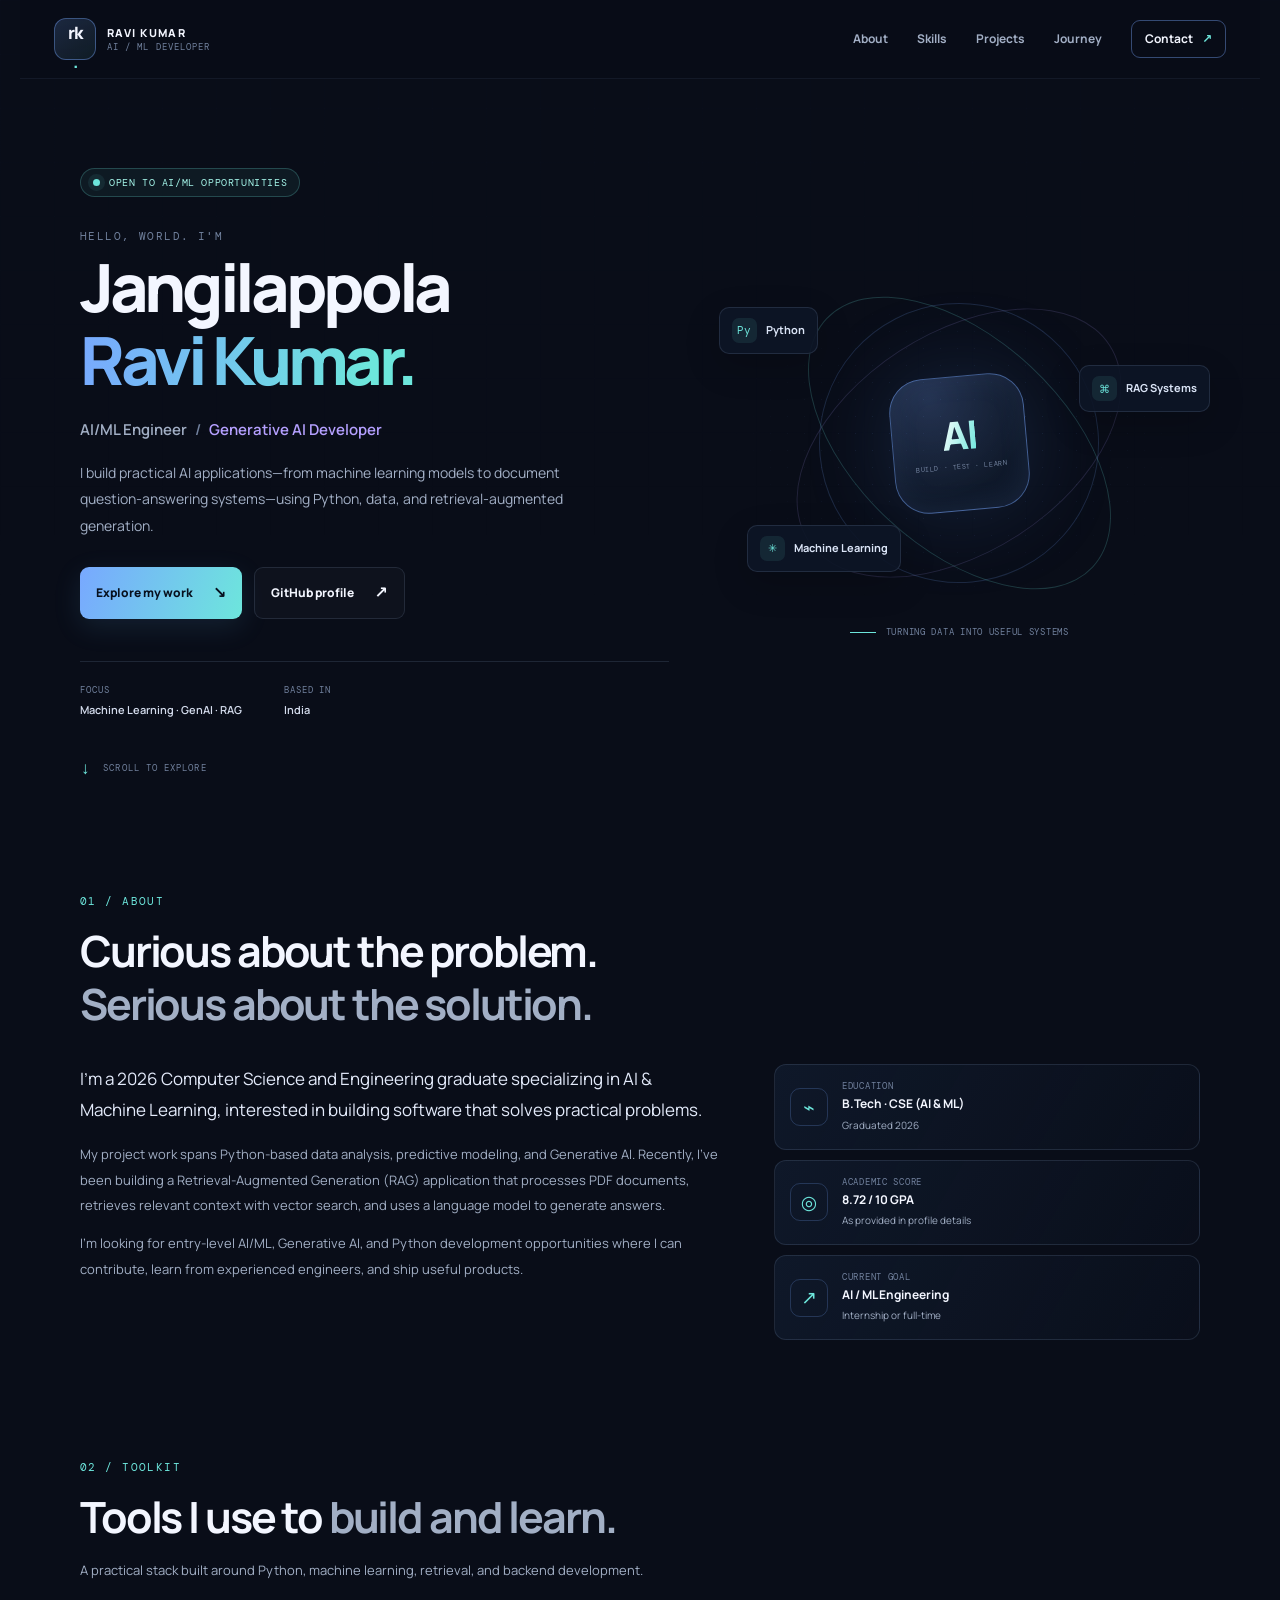
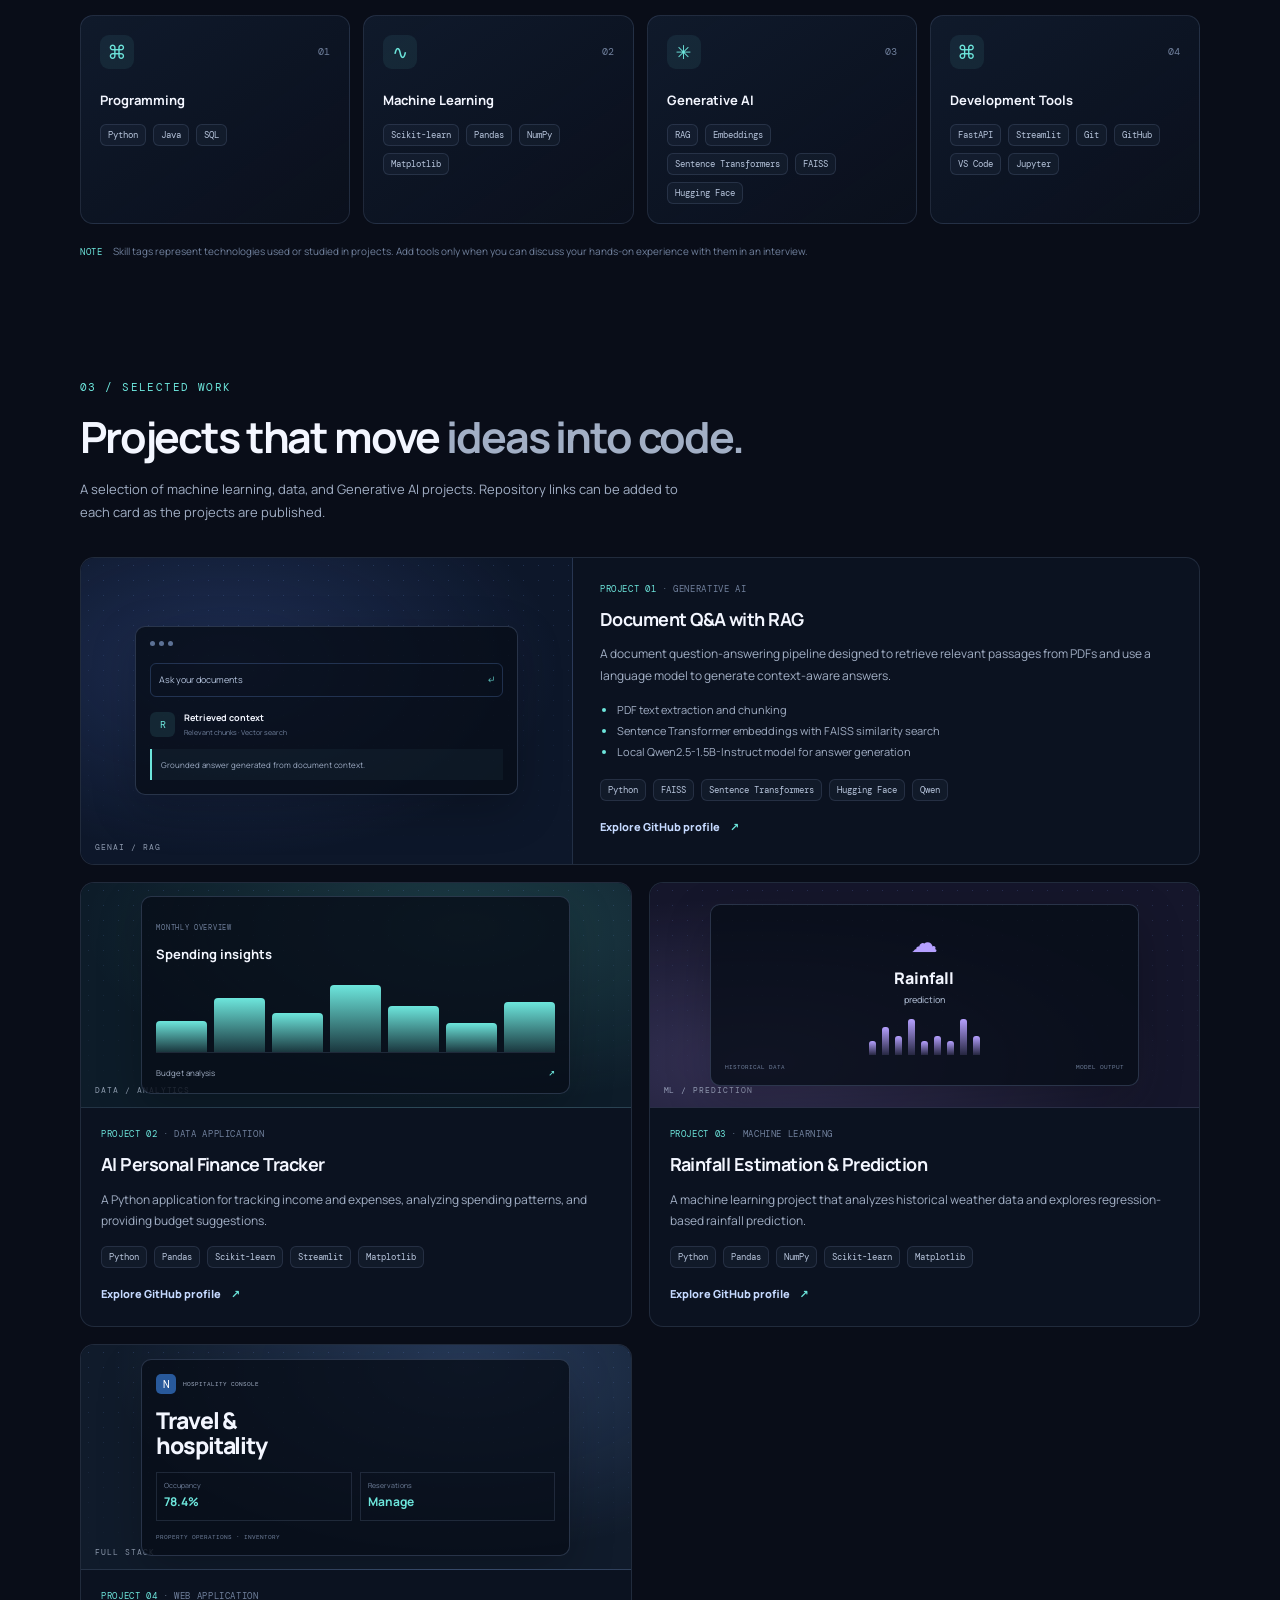
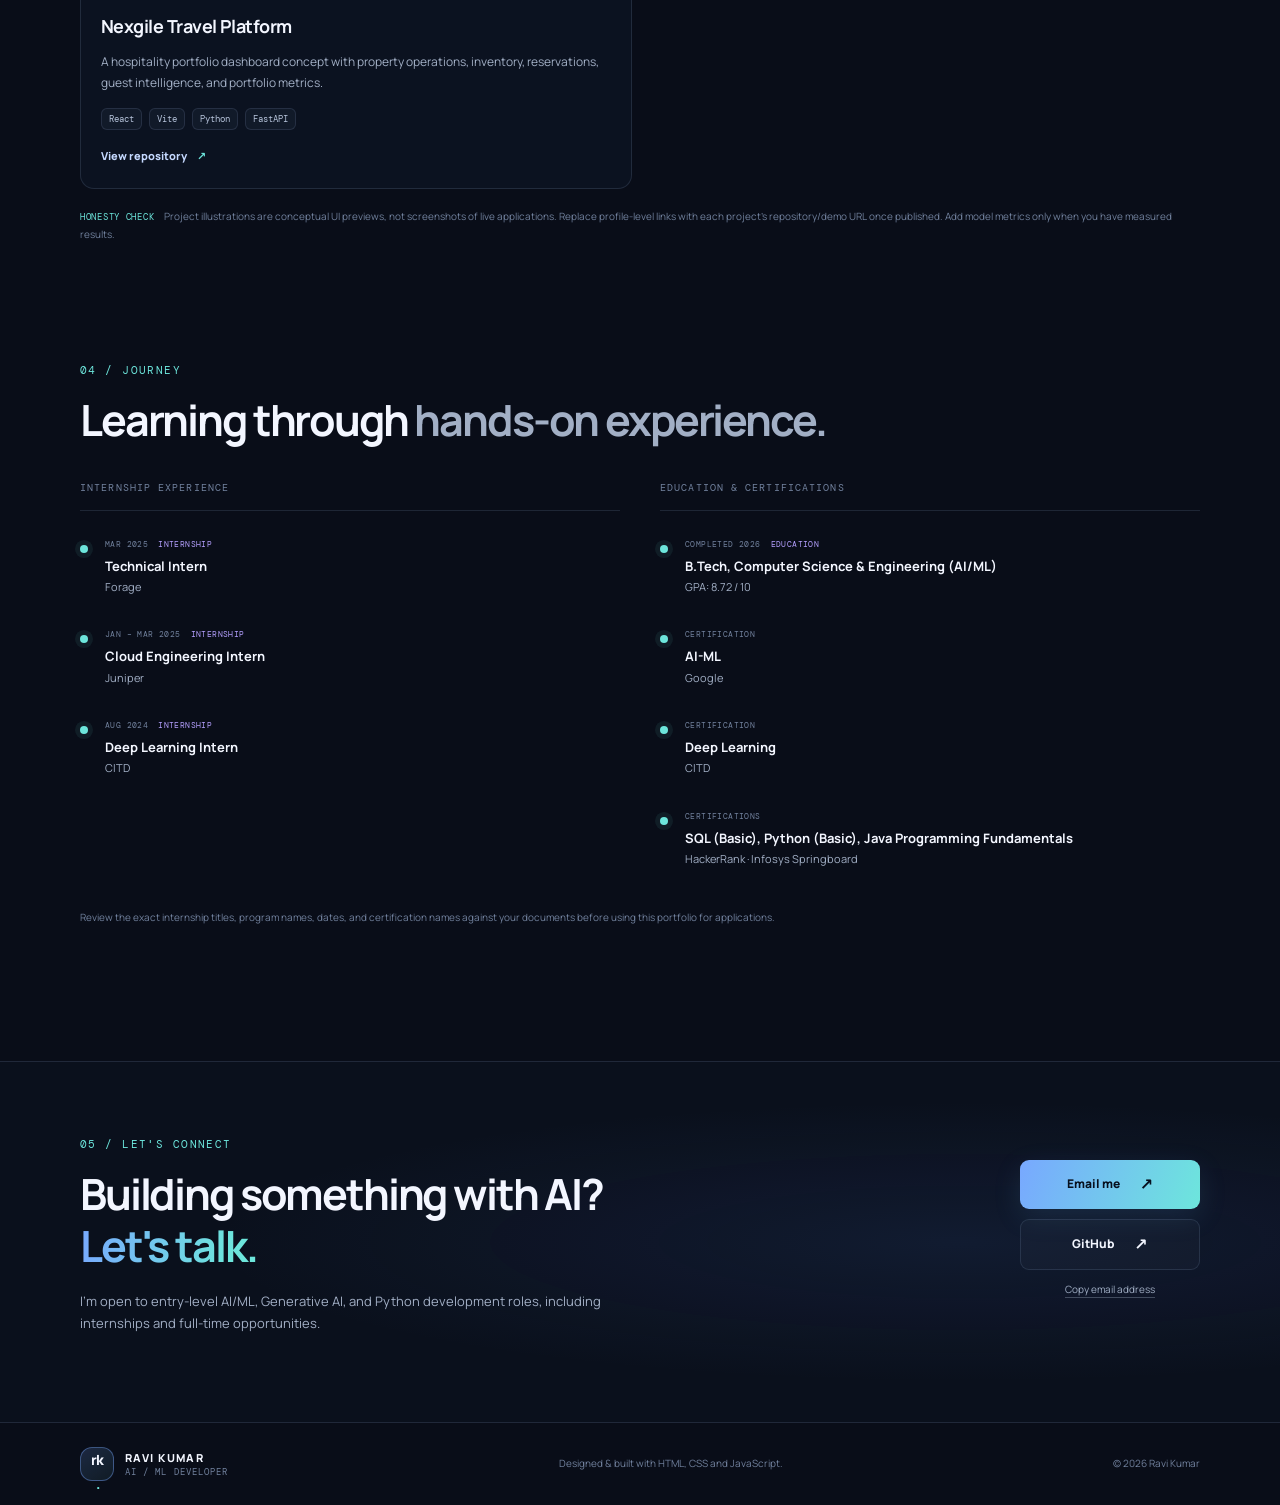
<file: index.html>
﻿<!DOCTYPE html>
<html lang="en">
<head>
  <meta charset="UTF-8">
  <meta name="viewport" content="width=device-width, initial-scale=1.0">
  <meta name="theme-color" content="#090d18">
  <meta name="description" content="Ravi Kumar — AI/ML and Generative AI developer building machine learning, RAG, and Python applications.">
  <title>Ravi Kumar | AI/ML & Generative AI Developer</title>
  <link rel="preconnect" href="https://fonts.googleapis.com">
  <link rel="preconnect" href="https://fonts.gstatic.com" crossorigin>
  <link href="https://fonts.googleapis.com/css2?family=DM+Mono:wght@400;500&family=Manrope:wght@400;500;600;700;800&display=swap" rel="stylesheet">
  <link rel="stylesheet" href="style.css">
  <script defer src="script.js"></script>
</head>
<body>
  <div class="scroll-progress" id="scroll-progress" aria-hidden="true"></div>
  <header class="site-header">
    <a class="brand" href="#home" aria-label="Ravi Kumar home">
      <span class="brand-mark">rk<span>.</span></span>
      <span class="brand-copy">RAVI KUMAR<small>AI / ML DEVELOPER</small></span>
    </a>
    <button class="menu-toggle" id="menu-toggle" aria-label="Open navigation" aria-expanded="false">☰</button>
    <nav class="nav" id="nav" aria-label="Main navigation">
      <a href="#about">About</a>
      <a href="#skills">Skills</a>
      <a href="#projects">Projects</a>
      <a href="#experience">Journey</a>
      <a href="#contact" class="nav-contact">Contact <span>↗</span></a>
    </nav>
  </header>

  <main>
    <section class="hero section-wrap" id="home">
      <div class="hero-copy">
        <div class="availability"><span class="pulse-dot"></span> OPEN TO AI/ML OPPORTUNITIES</div>
        <p class="eyebrow">HELLO, WORLD. I'M</p>
        <h1>Jangilappola<br><span>Ravi Kumar.</span></h1>
        <h2 class="hero-role">AI/ML Engineer <span class="role-divider">/</span> <span id="rotating-role">Generative AI Developer</span></h2>
        <p class="hero-description">I build practical AI applications—from machine learning models to document question-answering systems—using Python, data, and retrieval-augmented generation.</p>
        <div class="hero-actions">
          <a class="button button-primary" href="#projects">Explore my work <span>↘</span></a>
          <a class="button button-secondary" href="https://github.com/jravikumar960" target="_blank" rel="noreferrer">GitHub profile <span>↗</span></a>
        </div>
        <div class="hero-meta">
          <div><span class="meta-label">FOCUS</span><strong>Machine Learning · GenAI · RAG</strong></div>
          <div><span class="meta-label">BASED IN</span><strong>India</strong></div>
        </div>
      </div>
      <div class="hero-visual" aria-label="Decorative neural network illustration">
        <div class="visual-grid"></div>
        <div class="orbit orbit-one"></div><div class="orbit orbit-two"></div><div class="orbit orbit-three"></div>
        <div class="core"><span>AI</span><small>BUILD · TEST · LEARN</small></div>
        <div class="float-chip chip-python"><span class="chip-icon">Py</span> Python</div>
        <div class="float-chip chip-rag"><span class="chip-icon">⌘</span> RAG Systems</div>
        <div class="float-chip chip-ml"><span class="chip-icon">✳</span> Machine Learning</div>
        <div class="visual-caption"><span class="caption-line"></span> TURNING DATA INTO USEFUL SYSTEMS</div>
      </div>
      <a class="scroll-cue" href="#about"><span class="scroll-icon">↓</span> SCROLL TO EXPLORE</a>
    </section>

    <section class="section-wrap section-block" id="about">
      <div class="section-heading reveal">
        <p class="eyebrow">01 / ABOUT</p>
        <h2>Curious about the problem.<br><span>Serious about the solution.</span></h2>
      </div>
      <div class="about-grid reveal">
        <div class="about-main">
          <p class="lead">I'm a 2026 Computer Science and Engineering graduate specializing in AI & Machine Learning, interested in building software that solves practical problems.</p>
          <p>My project work spans Python-based data analysis, predictive modeling, and Generative AI. Recently, I've been building a Retrieval-Augmented Generation (RAG) application that processes PDF documents, retrieves relevant context with vector search, and uses a language model to generate answers.</p>
          <p>I'm looking for entry-level AI/ML, Generative AI, and Python development opportunities where I can contribute, learn from experienced engineers, and ship useful products.</p>
        </div>
        <div class="about-facts">
          <div class="fact-card"><span class="fact-symbol">⌁</span><div><span class="fact-label">EDUCATION</span><strong>B.Tech · CSE (AI & ML)</strong><small>Graduated 2026</small></div></div>
          <div class="fact-card"><span class="fact-symbol">◎</span><div><span class="fact-label">ACADEMIC SCORE</span><strong>8.72 / 10 GPA</strong><small>As provided in profile details</small></div></div>
          <div class="fact-card"><span class="fact-symbol">↗</span><div><span class="fact-label">CURRENT GOAL</span><strong>AI / ML Engineering</strong><small>Internship or full-time</small></div></div>
        </div>
      </div>
    </section>

    <section class="section-wrap section-block" id="skills">
      <div class="section-heading reveal">
        <p class="eyebrow">02 / TOOLKIT</p>
        <h2>Tools I use to <span>build and learn.</span></h2>
        <p class="section-intro">A practical stack built around Python, machine learning, retrieval, and backend development.</p>
      </div>
      <div class="skills-grid reveal">
        <article class="skill-card"><div class="skill-top"><span class="skill-icon">⌘</span><span class="skill-index">01</span></div><h3>Programming</h3><div class="tag-list"><span>Python</span><span>Java</span><span>SQL</span></div></article>
        <article class="skill-card"><div class="skill-top"><span class="skill-icon">∿</span><span class="skill-index">02</span></div><h3>Machine Learning</h3><div class="tag-list"><span>Scikit-learn</span><span>Pandas</span><span>NumPy</span><span>Matplotlib</span></div></article>
        <article class="skill-card"><div class="skill-top"><span class="skill-icon">✳</span><span class="skill-index">03</span></div><h3>Generative AI</h3><div class="tag-list"><span>RAG</span><span>Embeddings</span><span>Sentence Transformers</span><span>FAISS</span><span>Hugging Face</span></div></article>
        <article class="skill-card"><div class="skill-top"><span class="skill-icon">⌘</span><span class="skill-index">04</span></div><h3>Development Tools</h3><div class="tag-list"><span>FastAPI</span><span>Streamlit</span><span>Git</span><span>GitHub</span><span>VS Code</span><span>Jupyter</span></div></article>
      </div>
      <p class="skills-note reveal"><span>NOTE</span> Skill tags represent technologies used or studied in projects. Add tools only when you can discuss your hands-on experience with them in an interview.</p>
    </section>

    <section class="section-wrap section-block" id="projects">
      <div class="section-heading reveal">
        <p class="eyebrow">03 / SELECTED WORK</p>
        <h2>Projects that move <span>ideas into code.</span></h2>
        <p class="section-intro">A selection of machine learning, data, and Generative AI projects. Repository links can be added to each card as the projects are published.</p>
      </div>
      <div class="project-grid">
        <article class="project-card project-featured reveal">
          <div class="project-art art-rag"><div class="art-window"><div class="window-dots"><i></i><i></i><i></i></div><div class="art-query">Ask your documents<span>↵</span></div><div class="art-result"><span class="result-icon">R</span><div><b>Retrieved context</b><small>Relevant chunks · Vector search</small></div></div><div class="art-answer">Grounded answer generated from document context.</div></div><span class="art-label">GENAI / RAG</span></div>
          <div class="project-body"><div class="project-kicker">PROJECT 01 <span>· GENERATIVE AI</span></div><h3>Document Q&A with RAG</h3><p>A document question-answering pipeline designed to retrieve relevant passages from PDFs and use a language model to generate context-aware answers.</p><ul class="project-details"><li>PDF text extraction and chunking</li><li>Sentence Transformer embeddings with FAISS similarity search</li><li>Local Qwen2.5-1.5B-Instruct model for answer generation</li></ul><div class="tag-list"><span>Python</span><span>FAISS</span><span>Sentence Transformers</span><span>Hugging Face</span><span>Qwen</span></div><a class="text-link" href="https://github.com/jravikumar960" target="_blank" rel="noreferrer">Explore GitHub profile <span>↗</span></a></div>
        </article>
        <article class="project-card reveal">
          <div class="project-art art-finance"><div class="finance-ui"><span class="finance-label">MONTHLY OVERVIEW</span><strong>Spending insights</strong><div class="finance-bars"><i style="height:42%"></i><i style="height:72%"></i><i style="height:52%"></i><i style="height:90%"></i><i style="height:62%"></i><i style="height:38%"></i><i style="height:67%"></i></div><div class="finance-line"><span>Budget analysis</span><b>↗</b></div></div><span class="art-label">DATA / ANALYTICS</span></div>
          <div class="project-body"><div class="project-kicker">PROJECT 02 <span>· DATA APPLICATION</span></div><h3>AI Personal Finance Tracker</h3><p>A Python application for tracking income and expenses, analyzing spending patterns, and providing budget suggestions.</p><div class="tag-list"><span>Python</span><span>Pandas</span><span>Scikit-learn</span><span>Streamlit</span><span>Matplotlib</span></div><a class="text-link" href="https://github.com/jravikumar960" target="_blank" rel="noreferrer">Explore GitHub profile <span>↗</span></a></div>
        </article>
        <article class="project-card reveal">
          <div class="project-art art-rain"><div class="weather-ui"><div class="weather-cloud">☁</div><div class="weather-number">Rainfall<span>prediction</span></div><div class="weather-chart"><i></i><i></i><i></i><i></i><i></i><i></i><i></i><i></i><i></i></div><div class="weather-foot"><span>HISTORICAL DATA</span><span>MODEL OUTPUT</span></div></div><span class="art-label">ML / PREDICTION</span></div>
          <div class="project-body"><div class="project-kicker">PROJECT 03 <span>· MACHINE LEARNING</span></div><h3>Rainfall Estimation & Prediction</h3><p>A machine learning project that analyzes historical weather data and explores regression-based rainfall prediction.</p><div class="tag-list"><span>Python</span><span>Pandas</span><span>NumPy</span><span>Scikit-learn</span><span>Matplotlib</span></div><a class="text-link" href="https://github.com/jravikumar960" target="_blank" rel="noreferrer">Explore GitHub profile <span>↗</span></a></div>
        </article>
        <article class="project-card reveal">
          <div class="project-art art-travel"><div class="travel-ui"><div class="travel-top"><span>N</span><small>HOSPITALITY CONSOLE</small></div><div class="travel-title">Travel &<br>hospitality</div><div class="travel-stats"><span>Occupancy<strong>78.4%</strong></span><span>Reservations<strong>Manage</strong></span></div><div class="travel-bottom">PROPERTY OPERATIONS · INVENTORY</div></div><span class="art-label">FULL STACK</span></div>
          <div class="project-body"><div class="project-kicker">PROJECT 04 <span>· WEB APPLICATION</span></div><h3>Nexgile Travel Platform</h3><p>A hospitality portfolio dashboard concept with property operations, inventory, reservations, guest intelligence, and portfolio metrics.</p><div class="tag-list"><span>React</span><span>Vite</span><span>Python</span><span>FastAPI</span></div><a class="text-link" href="https://github.com/jravikumar960/Travel-Portal" target="_blank" rel="noreferrer">View repository <span>↗</span></a></div>
        </article>
      </div>
      <p class="project-disclaimer reveal"><span>HONESTY CHECK</span> Project illustrations are conceptual UI previews, not screenshots of live applications. Replace profile-level links with each project's repository/demo URL once published. Add model metrics only when you have measured results.</p>
    </section>

    <section class="section-wrap section-block" id="experience">
      <div class="section-heading reveal">
        <p class="eyebrow">04 / JOURNEY</p>
        <h2>Learning through <span>hands-on experience.</span></h2>
      </div>
      <div class="journey-grid reveal">
        <div class="journey-column"><h3 class="column-title">INTERNSHIP EXPERIENCE</h3>
          <article class="journey-item"><span class="timeline-dot"></span><div><div class="journey-meta"><span>MAR 2025</span><span>INTERNSHIP</span></div><h4>Technical Intern</h4><p>Forage</p></div></article>
          <article class="journey-item"><span class="timeline-dot"></span><div><div class="journey-meta"><span>JAN – MAR 2025</span><span>INTERNSHIP</span></div><h4>Cloud Engineering Intern</h4><p>Juniper</p></div></article>
          <article class="journey-item"><span class="timeline-dot"></span><div><div class="journey-meta"><span>AUG 2024</span><span>INTERNSHIP</span></div><h4>Deep Learning Intern</h4><p>CITD</p></div></article>
        </div>
        <div class="journey-column"><h3 class="column-title">EDUCATION & CERTIFICATIONS</h3>
          <article class="journey-item"><span class="timeline-dot"></span><div><div class="journey-meta"><span>COMPLETED 2026</span><span>EDUCATION</span></div><h4>B.Tech, Computer Science & Engineering (AI/ML)</h4><p>GPA: 8.72 / 10</p></div></article>
          <article class="journey-item"><span class="timeline-dot"></span><div><div class="journey-meta"><span>CERTIFICATION</span></div><h4>AI-ML</h4><p>Google</p></div></article>
          <article class="journey-item"><span class="timeline-dot"></span><div><div class="journey-meta"><span>CERTIFICATION</span></div><h4>Deep Learning</h4><p>CITD</p></div></article>
          <article class="journey-item"><span class="timeline-dot"></span><div><div class="journey-meta"><span>CERTIFICATIONS</span></div><h4>SQL (Basic), Python (Basic), Java Programming Fundamentals</h4><p>HackerRank · Infosys Springboard</p></div></article>
        </div>
      </div>
      <p class="small-note">Review the exact internship titles, program names, dates, and certification names against your documents before using this portfolio for applications.</p>
    </section>

    <section class="contact-section" id="contact">
      <div class="section-wrap contact-inner reveal">
        <div><p class="eyebrow">05 / LET'S CONNECT</p><h2>Building something with AI?<br><span>Let's talk.</span></h2><p>I'm open to entry-level AI/ML, Generative AI, and Python development roles, including internships and full-time opportunities.</p></div>
        <div class="contact-actions"><a class="button button-primary" href="mailto:jravikumar960@gmail.com">Email me <span>↗</span></a><a class="button button-secondary" href="https://github.com/jravikumar960" target="_blank" rel="noreferrer">GitHub <span>↗</span></a><button class="copy-email" id="copy-email" type="button" data-email="jravikumar960@gmail.com">Copy email address</button><span class="copy-status" id="copy-status" aria-live="polite"></span></div>
      </div>
    </section>
  </main>

  <footer class="site-footer">
    <a class="brand footer-brand" href="#home"><span class="brand-mark">rk<span>.</span></span><span class="brand-copy">RAVI KUMAR<small>AI / ML DEVELOPER</small></span></a>
    <p>Designed & built with HTML, CSS and JavaScript.</p>
    <span class="footer-copy">© <span id="year"></span> Ravi Kumar</span>
  </footer>
</body>
</html>
</file>
<file: style.css>
/* Ravi Kumar — AI/ML portfolio */
:root {
  color-scheme: dark;
  --bg: #090d18;
  --bg-soft: #0d1322;
  --panel: #101a2b;
  --panel-hover: #142239;
  --text: #f3f6ff;
  --muted: #a2afc5;
  --subtle: #71819d;
  --line: rgba(155, 179, 220, .15);
  --blue: #78a8ff;
  --cyan: #6de6dc;
  --violet: #b5a0ff;
  --font: "Manrope", system-ui, sans-serif;
  --mono: "DM Mono", monospace;
}
* { box-sizing: border-box; }
html { scroll-behavior: smooth; scroll-padding-top: 90px; }
body { margin: 0; background: var(--bg); color: var(--text); font-family: var(--font); line-height: 1.7; overflow-x: hidden; }
body::before { content: ""; position: fixed; inset: 0; pointer-events: none; z-index: -1; opacity: .23; background-image: linear-gradient(rgba(95,130,185,.06) 1px, transparent 1px), linear-gradient(90deg, rgba(95,130,185,.06) 1px, transparent 1px); background-size: 54px 54px; mask-image: linear-gradient(to bottom, black, transparent 85%); }
a { color: inherit; text-decoration: none; }
button { font: inherit; }
::selection { background: rgba(120,168,255,.35); color: white; }
.scroll-progress { position: fixed; z-index: 100; left: 0; top: 0; height: 2px; width: 0; background: linear-gradient(90deg, var(--blue), var(--cyan)); }
.site-header { position: sticky; z-index: 50; top: 0; display: flex; align-items: center; justify-content: space-between; max-width: 1240px; margin: auto; padding: 18px 34px; background: rgba(9,13,24,.82); border-bottom: 1px solid rgba(155,179,220,.08); backdrop-filter: blur(18px); }
.brand { display: inline-flex; align-items: center; gap: 11px; }
.brand-mark { display: grid; place-items: center; width: 42px; height: 42px; border: 1px solid rgba(120,168,255,.4); border-radius: 12px; background: linear-gradient(145deg, rgba(120,168,255,.18), rgba(109,230,220,.07)); font-size: 17px; font-weight: 800; letter-spacing: -1px; }
.brand-mark span { color: var(--cyan); }
.brand-copy { display: grid; gap: 0; font-size: 11px; font-weight: 800; letter-spacing: .13em; line-height: 1.4; }
.brand-copy small { color: var(--subtle); font: 9px var(--mono); letter-spacing: .12em; }
.nav { display: flex; align-items: center; gap: 29px; color: var(--muted); font-size: 12px; font-weight: 700; }
.nav a { transition: color .2s; }
.nav a:hover, .nav a.active { color: var(--text); }
.nav-contact { border: 1px solid rgba(120,168,255,.4); border-radius: 9px; padding: 8px 13px; color: var(--text); }
.nav-contact span { color: var(--cyan); margin-left: 7px; }
.menu-toggle { display: none; border: 1px solid var(--line); border-radius: 8px; color: var(--text); background: var(--panel); padding: 7px 11px; }
.section-wrap { width: min(1120px, calc(100% - 64px)); margin-inline: auto; }
.hero { min-height: 650px; padding-top: 88px; padding-bottom: 80px; display: grid; grid-template-columns: 1.1fr .9fr; gap: 50px; align-items: center; position: relative; }
.hero-copy { position: relative; z-index: 2; }
.availability { display: inline-flex; align-items: center; gap: 9px; border: 1px solid rgba(109,230,220,.23); background: rgba(109,230,220,.06); border-radius: 30px; padding: 7px 12px; color: #a4f5e9; font: 10px var(--mono); letter-spacing: .06em; }
.pulse-dot { width: 7px; height: 7px; border-radius: 50%; background: var(--cyan); box-shadow: 0 0 0 5px rgba(109,230,220,.08); }
.eyebrow { color: var(--cyan); font: 11px var(--mono); letter-spacing: .13em; margin: 0 0 17px; }
.hero .eyebrow { margin-top: 32px; margin-bottom: 8px; color: var(--subtle); }
h1, h2, h3, h4, p { margin-top: 0; }
.hero h1 { font-size: clamp(43px, 5.2vw, 69px); letter-spacing: -.065em; line-height: 1.09; margin: 0 0 21px; font-weight: 800; }
.hero h1 span, .section-heading h2 span, .contact-inner h2 span { background: linear-gradient(100deg, var(--blue), var(--cyan) 85%); -webkit-background-clip: text; background-clip: text; color: transparent; }
.hero-role { color: var(--muted); font-size: 15px; font-weight: 600; margin-bottom: 17px; }
.role-divider { color: var(--subtle); margin: 0 5px; }
#rotating-role { color: var(--violet); }
.hero-description { max-width: 535px; color: var(--muted); font-size: 14px; line-height: 1.9; }
.hero-actions { display: flex; flex-wrap: wrap; gap: 12px; margin-top: 28px; }
.button { display: inline-flex; justify-content: center; align-items: center; gap: 20px; min-height: 46px; border-radius: 9px; padding: 11px 16px; font-size: 12px; font-weight: 800; transition: transform .2s, border-color .2s, background .2s; cursor: pointer; }
.button:hover { transform: translateY(-2px); }
.button span { font-size: 16px; }
.button-primary { color: #07101e; background: linear-gradient(110deg, var(--blue), var(--cyan)); box-shadow: 0 8px 28px rgba(94,168,225,.13); }
.button-secondary { border: 1px solid var(--line); background: rgba(255,255,255,.025); color: var(--text); }
.button-secondary:hover { border-color: rgba(120,168,255,.55); }
.hero-meta { display: flex; gap: 42px; margin-top: 42px; padding-top: 22px; border-top: 1px solid var(--line); }
.hero-meta div { display: grid; gap: 5px; }
.meta-label { color: var(--subtle); font: 9px var(--mono); letter-spacing: .1em; }
.hero-meta strong { font-size: 11px; font-weight: 600; color: #d4dced; }
.hero-visual { height: 390px; position: relative; display: grid; place-items: center; isolation: isolate; }
.visual-grid { position: absolute; inset: 6% 2%; background-image: radial-gradient(rgba(120,168,255,.3) .8px, transparent .8px); background-size: 17px 17px; mask-image: radial-gradient(ellipse, black, transparent 70%); opacity: .5; }
.orbit { position: absolute; border: 1px solid rgba(120,168,255,.18); border-radius: 50%; transform: rotate(-27deg); }
.orbit-one { width: 280px; height: 280px; }
.orbit-two { width: 365px; height: 210px; transform: rotate(43deg); border-color: rgba(109,230,220,.2); }
.orbit-three { width: 220px; height: 360px; transform: rotate(57deg); border-color: rgba(181,160,255,.15); }
.core { position: relative; width: 135px; height: 135px; display: flex; flex-direction: column; justify-content: center; align-items: center; gap: 7px; border-radius: 34px; border: 1px solid rgba(120,168,255,.48); background: radial-gradient(circle at 30% 15%, rgba(120,168,255,.25), rgba(16,26,43,.95) 70%); box-shadow: 0 0 90px rgba(80,132,228,.18), inset 0 0 30px rgba(120,168,255,.09); transform: rotate(-5deg); }
.core span { font-size: 39px; line-height: 1; font-weight: 800; letter-spacing: -.07em; background: linear-gradient(110deg, white, var(--cyan)); -webkit-background-clip: text; background-clip: text; color: transparent; }
.core small { color: var(--subtle); font: 7px var(--mono); letter-spacing: .08em; }
.float-chip { position: absolute; display: flex; align-items: center; gap: 9px; border: 1px solid var(--line); background: rgba(14,22,38,.9); box-shadow: 0 12px 35px rgba(0,0,0,.18); border-radius: 10px; padding: 10px 12px; color: #dbe5f7; font-size: 11px; font-weight: 700; animation: float 5s ease-in-out infinite; }
.chip-icon { display: grid; place-items: center; width: 25px; height: 25px; border-radius: 7px; color: var(--cyan); background: rgba(109,230,220,.09); font: 11px var(--mono); }
.chip-python { top: 15%; left: 0; }
.chip-rag { top: 30%; right: -2%; animation-delay: -1.4s; }
.chip-ml { bottom: 17%; left: 6%; animation-delay: -2.7s; }
.visual-caption { position: absolute; bottom: 0; display: flex; align-items: center; gap: 10px; color: var(--subtle); font: 9px var(--mono); letter-spacing: .08em; }
.caption-line { display: inline-block; width: 26px; height: 1px; background: var(--cyan); }
.scroll-cue { position: absolute; bottom: 20px; left: 0; display: flex; align-items: center; gap: 12px; color: var(--subtle); font: 9px var(--mono); letter-spacing: .12em; }
.scroll-icon { color: var(--cyan); font-size: 17px; }
.section-block { padding-top: 95px; padding-bottom: 25px; }
.section-heading { margin-bottom: 34px; }
.section-heading h2, .contact-inner h2 { font-size: clamp(30px, 4vw, 43px); line-height: 1.22; letter-spacing: -.05em; margin: 0; }
.section-heading h2 span { color: var(--muted); background: none; -webkit-text-fill-color: var(--muted); }
.section-intro { max-width: 630px; color: var(--muted); font-size: 13px; margin: 15px 0 0; }
.about-grid { display: grid; grid-template-columns: 1.2fr .8fr; gap: 55px; }
.about-main { color: var(--muted); font-size: 13px; line-height: 1.95; }
.about-main .lead { color: #e3eafa; font-size: 17px; line-height: 1.8; }
.about-facts { display: grid; gap: 10px; align-content: start; }
.fact-card { display: flex; align-items: center; gap: 14px; border: 1px solid var(--line); border-radius: 12px; padding: 15px; background: linear-gradient(120deg, rgba(17,28,47,.75), rgba(11,17,30,.55)); }
.fact-symbol { display: grid; place-items: center; flex: 0 0 38px; height: 38px; border: 1px solid rgba(120,168,255,.22); border-radius: 10px; color: var(--cyan); font-size: 19px; }
.fact-card div { display: grid; gap: 2px; }
.fact-label { color: var(--subtle); font: 9px var(--mono); letter-spacing: .08em; }
.fact-card strong { font-size: 12px; }
.fact-card small { color: var(--muted); font-size: 10px; }
.skills-grid { display: grid; grid-template-columns: repeat(4,1fr); gap: 13px; }
.skill-card { min-height: 185px; padding: 19px; border: 1px solid var(--line); border-radius: 13px; background: linear-gradient(145deg, rgba(17,28,47,.85), rgba(11,17,30,.75)); transition: transform .2s, border-color .2s; }
.skill-card:hover, .project-card:hover { transform: translateY(-4px); border-color: rgba(120,168,255,.35); }
.skill-top { display: flex; align-items: center; justify-content: space-between; margin-bottom: 20px; }
.skill-icon { display: grid; place-items: center; width: 34px; height: 34px; border-radius: 9px; color: var(--cyan); background: rgba(109,230,220,.08); font-size: 19px; }
.skill-index { color: var(--subtle); font: 10px var(--mono); }
.skill-card h3 { font-size: 13px; margin-bottom: 13px; }
.tag-list { display: flex; flex-wrap: wrap; gap: 7px; }
.tag-list span { display: inline-block; border: 1px solid rgba(135,159,198,.17); border-radius: 6px; padding: 4px 7px; color: #b7c5dc; background: rgba(127,154,198,.055); font: 9px var(--mono); }
.skills-note, .project-disclaimer { margin: 18px 0 0; color: var(--subtle); font-size: 10px; line-height: 1.8; }
.skills-note span, .project-disclaimer span { color: var(--cyan); font: 9px var(--mono); letter-spacing: .08em; margin-right: 8px; }
.project-grid { display: grid; grid-template-columns: repeat(2,1fr); gap: 17px; }
.project-card { overflow: hidden; border: 1px solid var(--line); border-radius: 14px; background: rgba(13,20,35,.82); transition: transform .25s, border-color .25s; }
.project-featured { grid-column: span 2; display: grid; grid-template-columns: .88fr 1.12fr; }
.project-art { min-height: 225px; display: grid; place-items: center; position: relative; overflow: hidden; border-bottom: 1px solid var(--line); }
.project-featured .project-art { min-height: 100%; border-bottom: 0; border-right: 1px solid var(--line); }
.project-art::before { content: ""; position: absolute; inset: 0; opacity: .55; background-image: radial-gradient(rgba(120,168,255,.35) .7px, transparent .7px); background-size: 15px 15px; mask-image: linear-gradient(black, transparent); }
.art-rag { background: radial-gradient(ellipse at 30% 35%, rgba(76,105,191,.28), transparent 68%), #0d172a; }
.art-finance { background: radial-gradient(ellipse at 70% 20%, rgba(109,230,220,.17), transparent 70%), #0d1c29; }
.art-rain { background: radial-gradient(ellipse at 20% 80%, rgba(181,160,255,.2), transparent 65%), #15162b; }
.art-travel { background: radial-gradient(ellipse at 70% 10%, rgba(120,168,255,.22), transparent 65%), #101b2b; }
.art-label { position: absolute; bottom: 12px; left: 14px; color: rgba(209,222,245,.65); font: 8px var(--mono); letter-spacing: .12em; }
.art-window, .finance-ui, .weather-ui, .travel-ui { position: relative; z-index: 1; width: 78%; border: 1px solid rgba(149,177,228,.22); border-radius: 10px; background: rgba(8,14,25,.82); box-shadow: 0 15px 45px rgba(0,0,0,.22); padding: 14px; }
.window-dots { display: flex; gap: 4px; margin-bottom: 17px; }
.window-dots i { width: 5px; height: 5px; border-radius: 50%; background: #5c7195; }
.art-query { display: flex; justify-content: space-between; border: 1px solid rgba(120,168,255,.22); border-radius: 6px; padding: 8px; color: #b4c3dd; font-size: 9px; }
.art-query span { color: var(--cyan); }
.art-result { display: flex; gap: 9px; align-items: center; margin-top: 13px; }
.result-icon { display: grid; place-items: center; width: 25px; height: 25px; border-radius: 6px; color: var(--cyan); background: rgba(109,230,220,.1); font: 10px var(--mono); }
.art-result div { display: grid; gap: 2px; }
.art-result b { font-size: 9px; }
.art-result small { color: var(--subtle); font-size: 7px; }
.art-answer { margin-top: 10px; padding: 9px; border-left: 2px solid var(--cyan); color: #9fadc5; background: rgba(109,230,220,.045); font-size: 8px; }
.finance-label { color: var(--subtle); font: 7px var(--mono); letter-spacing: .1em; }
.finance-ui strong { display: block; margin-top: 4px; font-size: 13px; }
.finance-bars { height: 75px; display: flex; align-items: end; gap: 7px; margin: 13px 0; border-bottom: 1px solid var(--line); }
.finance-bars i { flex: 1; border-radius: 4px 4px 0 0; background: linear-gradient(var(--cyan), rgba(109,230,220,.18)); }
.finance-line { display: flex; justify-content: space-between; color: var(--muted); font-size: 8px; }
.finance-line b { color: var(--cyan); }
.weather-ui { text-align: center; }
.weather-cloud { color: var(--violet); font-size: 27px; }
.weather-number { font-size: 16px; font-weight: 800; }
.weather-number span { display: block; color: var(--muted); font-size: 9px; font-weight: 500; }
.weather-chart { display: flex; align-items: end; justify-content: center; gap: 6px; height: 40px; margin: 8px auto; }
.weather-chart i { width: 7px; border-radius: 3px 3px 0 0; height: 35%; background: linear-gradient(var(--violet), rgba(181,160,255,.15)); }
.weather-chart i:nth-child(2n) { height: 70%; }.weather-chart i:nth-child(3n) { height: 48%; }.weather-chart i:nth-child(4n) { height: 90%; }
.weather-foot { display: flex; justify-content: space-between; color: var(--subtle); font: 6px var(--mono); }
.travel-top { display: flex; align-items: center; gap: 7px; color: var(--muted); font: 7px var(--mono); }
.travel-top span { display: grid; place-items: center; width: 20px; height: 20px; background: #28599b; color: white; border-radius: 5px; font-size: 11px; }
.travel-title { font-size: 23px; font-weight: 800; line-height: 1.1; letter-spacing: -.05em; margin: 14px 0; }
.travel-stats { display: flex; gap: 8px; }
.travel-stats span { flex: 1; padding: 7px; border: 1px solid var(--line); color: var(--subtle); font-size: 7px; }
.travel-stats strong { display: block; color: var(--cyan); font-size: 12px; }
.travel-bottom { margin-top: 12px; color: var(--subtle); font: 6px var(--mono); }
.project-body { padding: 20px; }
.project-featured .project-body { padding: 25px 27px; }
.project-kicker { color: var(--cyan); font: 9px var(--mono); letter-spacing: .07em; margin-bottom: 9px; }
.project-kicker span { color: var(--subtle); }
.project-body h3 { font-size: 18px; letter-spacing: -.03em; margin-bottom: 9px; }
.project-body p { color: var(--muted); font-size: 12px; line-height: 1.8; margin-bottom: 14px; }
.project-details { color: var(--muted); padding-left: 17px; font-size: 11px; line-height: 1.9; margin: 0 0 16px; }
.project-details li::marker { color: var(--cyan); }
.text-link { display: inline-flex; gap: 10px; margin-top: 17px; color: #c5d9ff; font-size: 11px; font-weight: 800; }
.text-link span { color: var(--cyan); }
.journey-grid { display: grid; grid-template-columns: 1fr 1fr; gap: 40px; }
.column-title { color: var(--subtle); font: 10px var(--mono); letter-spacing: .11em; padding-bottom: 16px; border-bottom: 1px solid var(--line); }
.journey-item { display: grid; grid-template-columns: 12px 1fr; gap: 13px; padding: 18px 0 7px; }
.timeline-dot { margin-top: 6px; width: 8px; height: 8px; border-radius: 50%; background: var(--cyan); box-shadow: 0 0 0 5px rgba(109,230,220,.07); }
.journey-meta { display: flex; flex-wrap: wrap; gap: 10px; color: var(--subtle); font: 8px var(--mono); letter-spacing: .05em; }
.journey-meta span + span { color: var(--violet); }
.journey-item h4 { font-size: 13px; margin: 6px 0 1px; }
.journey-item p { color: var(--muted); font-size: 11px; margin-bottom: 8px; }
.small-note { color: var(--subtle); font-size: 10px; margin-top: 25px; }
.contact-section { margin-top: 100px; border-top: 1px solid var(--line); border-bottom: 1px solid var(--line); background: radial-gradient(ellipse at 75% 50%, rgba(67,110,194,.12), transparent 55%), rgba(12,19,33,.6); }
.contact-inner { padding-top: 75px; padding-bottom: 75px; display: flex; align-items: center; justify-content: space-between; gap: 35px; }
.contact-inner h2 { margin-bottom: 17px; }
.contact-inner > div:first-child > p:last-child { max-width: 540px; color: var(--muted); font-size: 13px; }
.contact-actions { min-width: 180px; display: flex; flex-direction: column; align-items: stretch; gap: 10px; }
.copy-email { color: var(--muted); border: 0; background: transparent; cursor: pointer; font-size: 10px; text-decoration: underline; text-decoration-color: rgba(162,175,197,.35); text-underline-offset: 4px; }
.copy-status { min-height: 15px; color: var(--cyan); font-size: 10px; text-align: center; }
.site-footer { width: min(1120px, calc(100% - 64px)); margin: auto; padding: 24px 0; display: flex; align-items: center; justify-content: space-between; gap: 20px; }
.footer-brand .brand-mark { width: 34px; height: 34px; font-size: 14px; }
.site-footer p, .footer-copy { margin: 0; color: var(--subtle); font-size: 10px; }
.reveal { opacity: 0; transform: translateY(18px); transition: opacity .7s ease, transform .7s ease; }
.reveal.visible { opacity: 1; transform: translateY(0); }
@keyframes float { 0%,100% { transform: translateY(0); } 50% { transform: translateY(-9px); } }
@media (max-width: 900px) {
  .hero { grid-template-columns: 1fr .8fr; gap: 15px; padding-top: 65px; }
  .hero-visual { transform: scale(.88); }
  .skills-grid { grid-template-columns: repeat(2,1fr); }
  .nav { gap: 16px; }
  .about-grid { gap: 30px; }
}
@media (max-width: 680px) {
  .site-header { padding: 13px 20px; }
  .menu-toggle { display: block; }
  .nav { display: none; position: absolute; top: 67px; left: 12px; right: 12px; padding: 16px; border: 1px solid var(--line); border-radius: 12px; background: rgba(10,16,29,.98); flex-direction: column; align-items: stretch; gap: 0; }
  .nav.open { display: flex; }
  .nav a { padding: 12px 9px; }
  .nav-contact { margin-top: 5px; text-align: center; }
  .section-wrap { width: min(100% - 40px, 540px); }
  .hero { display: flex; flex-direction: column; align-items: stretch; gap: 0; min-height: auto; padding-top: 62px; padding-bottom: 65px; }
  .hero h1 { font-size: clamp(42px, 12vw, 62px); }
  .hero-visual { width: 100%; height: 300px; margin-top: 20px; transform: none; }
  .orbit-one { width: 230px; height: 230px; }.orbit-two { width: 290px; height: 180px; }.orbit-three { width: 180px; height: 280px; }
  .core { width: 112px; height: 112px; }.core span { font-size: 32px; }
  .chip-python { left: 3%; }.chip-rag { right: 0; }.chip-ml { left: 3%; bottom: 12%; }
  .visual-caption { bottom: 0; font-size: 7px; }
  .scroll-cue { bottom: 15px; }
  .hero-meta { gap: 22px; flex-wrap: wrap; }
  .section-block { padding-top: 65px; }
  .section-heading h2, .contact-inner h2 { font-size: 32px; }
  .about-grid, .journey-grid { grid-template-columns: 1fr; gap: 24px; }
  .skills-grid { grid-template-columns: 1fr 1fr; gap: 9px; }
  .skill-card { padding: 14px; min-height: 175px; }
  .project-grid { grid-template-columns: 1fr; }
  .project-featured { grid-column: auto; display: block; }
  .project-featured .project-art { min-height: 225px; border-right: 0; border-bottom: 1px solid var(--line); }
  .project-featured .project-body { padding: 20px; }
  .contact-inner { flex-direction: column; align-items: stretch; padding-top: 60px; padding-bottom: 60px; }
  .contact-actions { max-width: 300px; }
  .site-footer { width: calc(100% - 40px); flex-wrap: wrap; }
  .site-footer p { order: 3; width: 100%; }
}
@media (max-width: 390px) {
  .skills-grid { grid-template-columns: 1fr; }
  .hero-actions { flex-direction: column; align-items: stretch; max-width: 270px; }
  .hero-meta { flex-direction: column; gap: 14px; }
  .float-chip { font-size: 9px; padding: 7px 8px; }
}
@media (prefers-reduced-motion: reduce) {
  *, *::before, *::after { scroll-behavior: auto !important; animation-duration: .01ms !important; animation-iteration-count: 1 !important; transition-duration: .01ms !important; }
  .reveal { opacity: 1; transform: none; }
}
</file>
